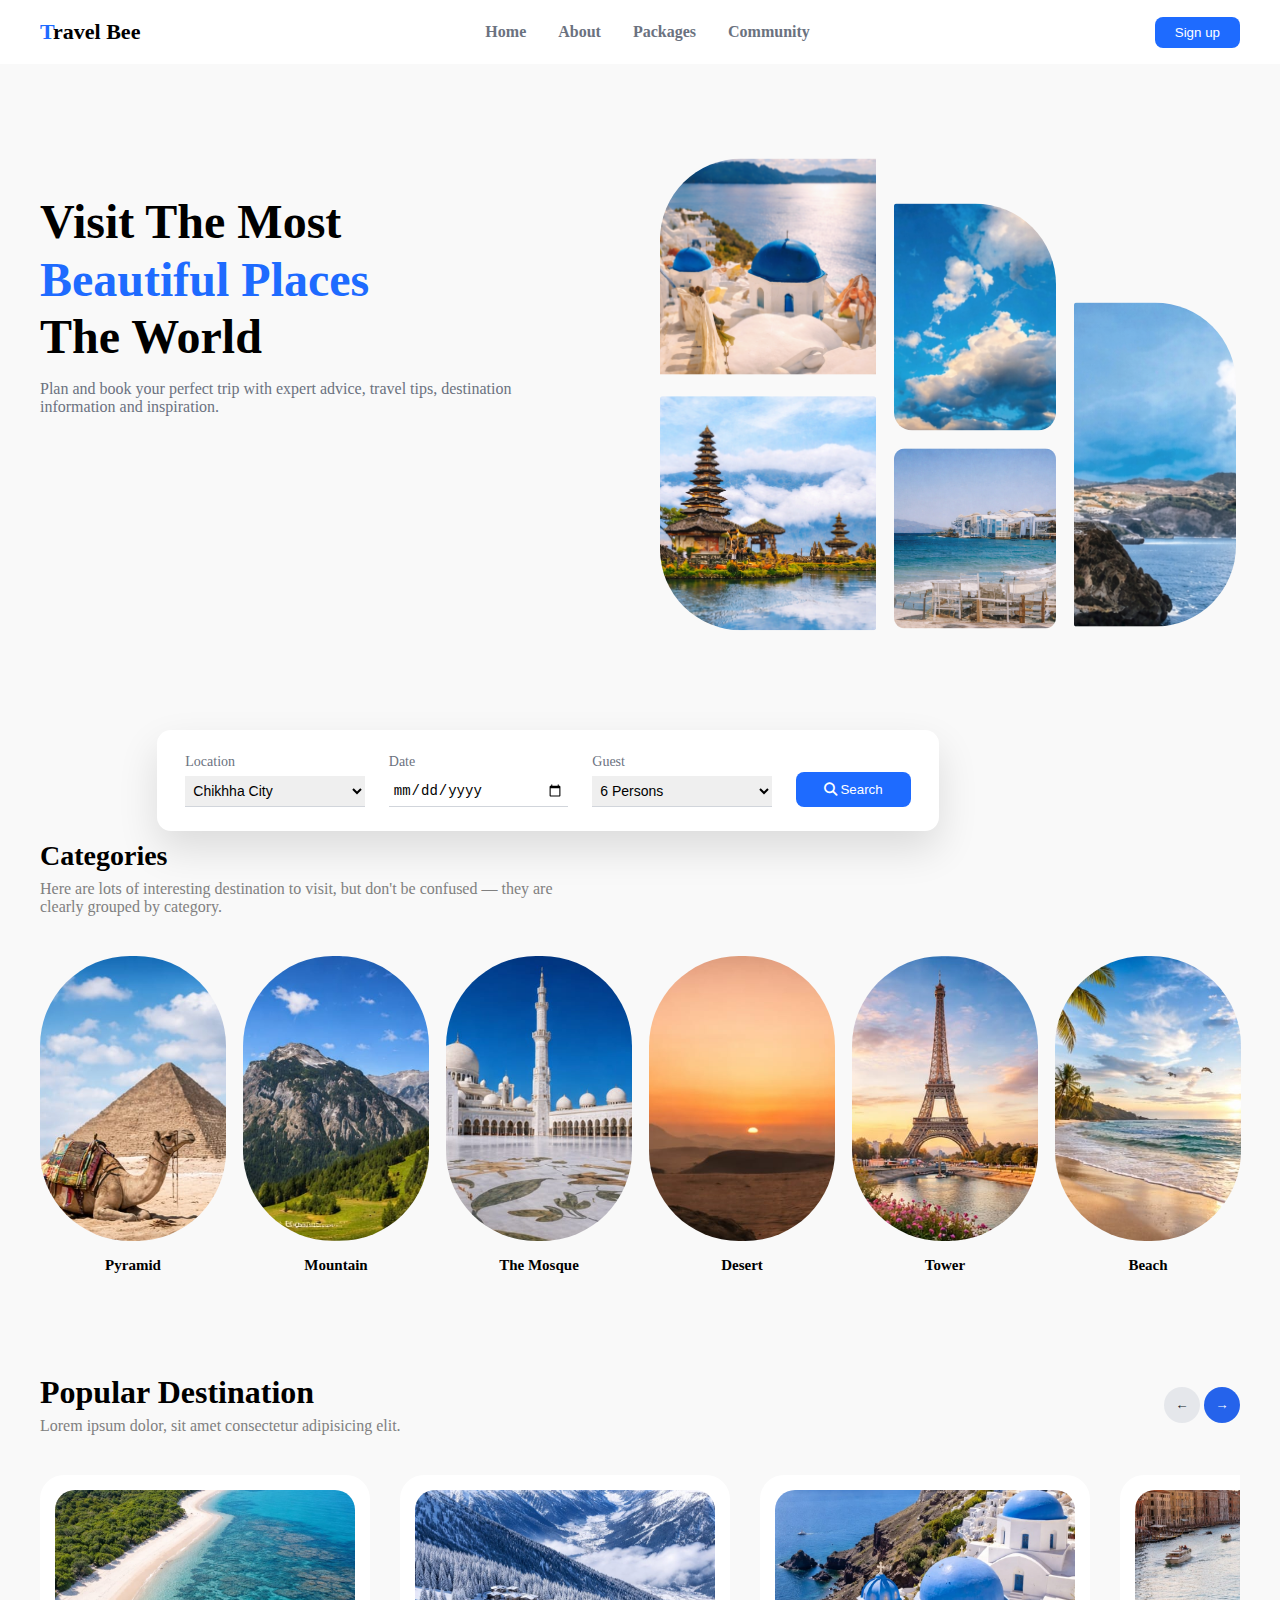
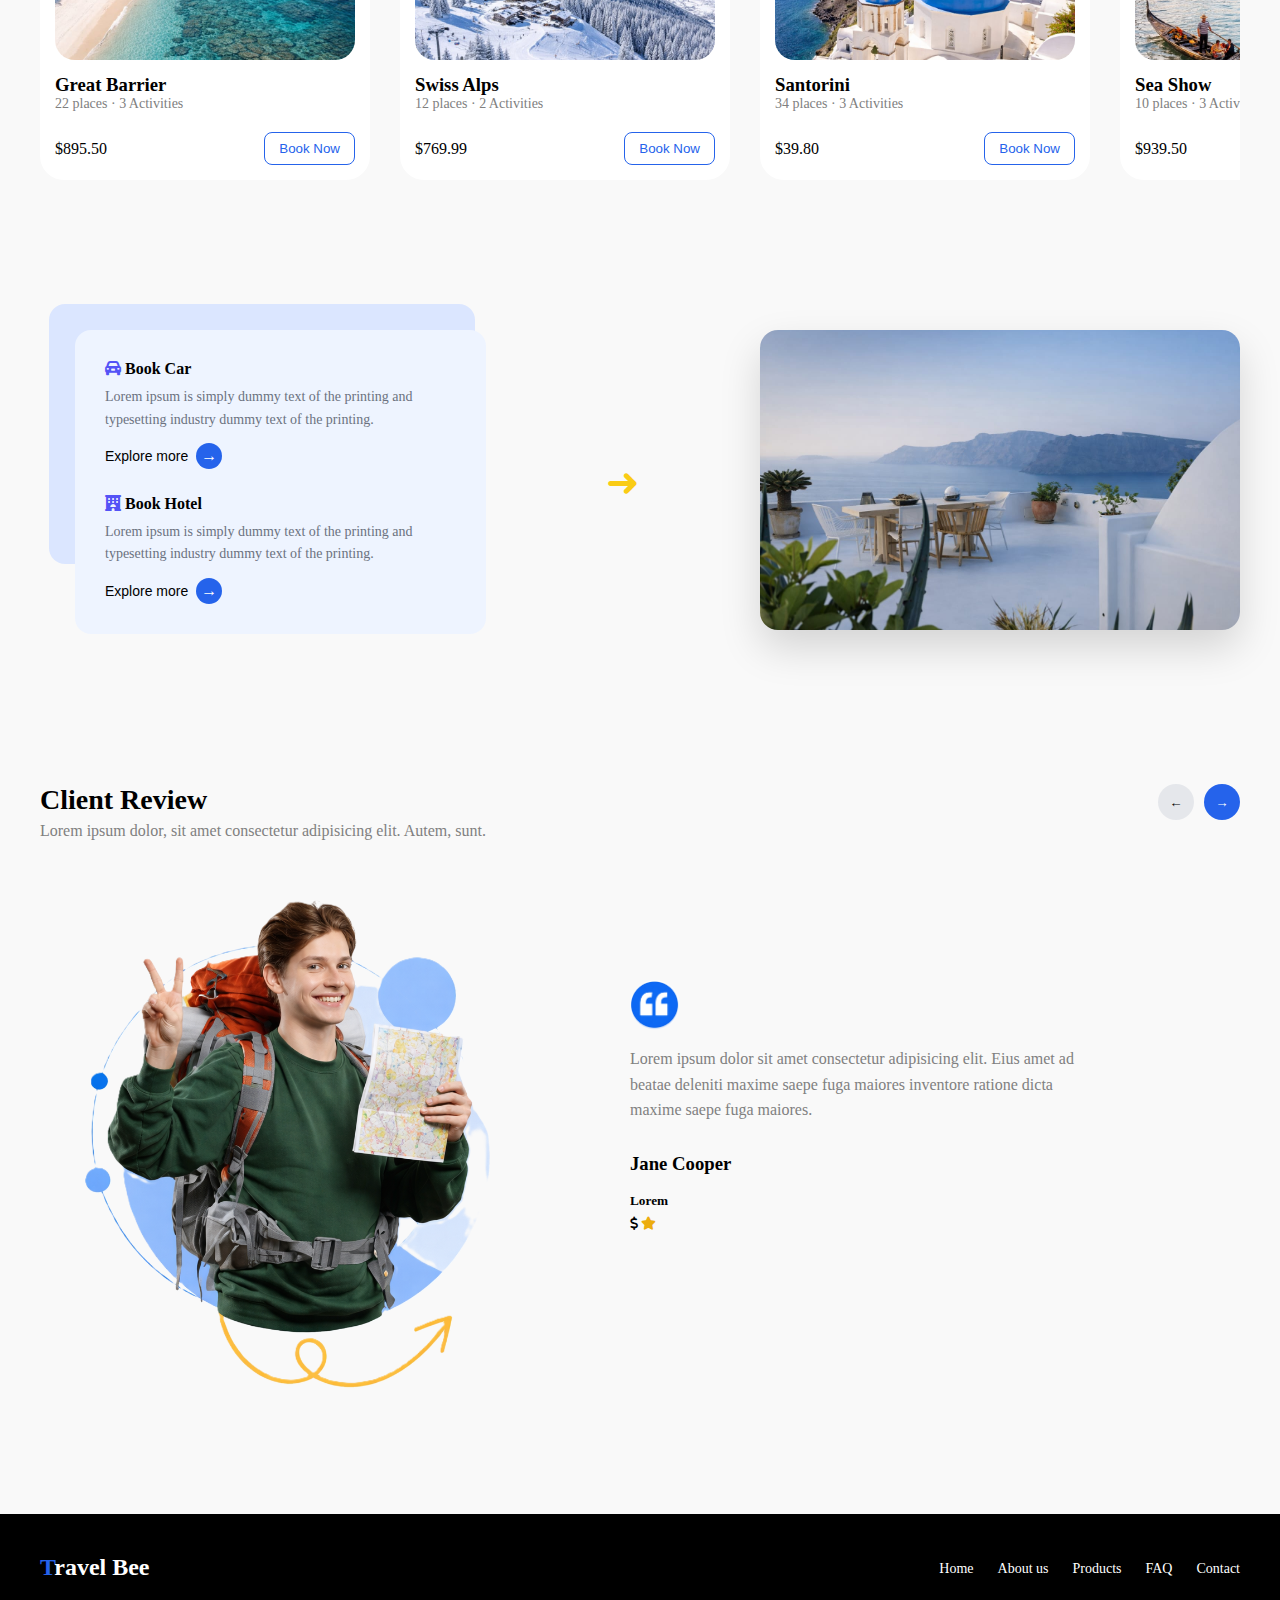
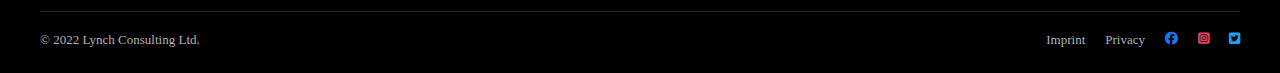
<file: index.html>
<!DOCTYPE html>
<html lang="en">
  <head>
    <meta charset="UTF-8" />
    <meta name="viewport" content="width=device-width, initial-scale=1.0" />
    <title>Travel Agency</title>
    <link rel="stylesheet" href="styles.css" />
    <link rel="stylesheet" href="https://cdnjs.cloudflare.com/ajax/libs/font-awesome/6.4.0/css/all.min.css">

  </head>
  <body>
    <!-- header----------------------------------------------------------------------------- -->
<header class="navbar">
  <div class="nav-container">

    <!-- Logo -->
    <div class="logo">
      <h1><span>T</span>ravel Bee</h1>
    </div>

    <!-- Links -->
    <nav class="nav">
      <ul id="navMenu">
        <li><a href="./index.html">Home</a></li>
        <li><a href="./about.html">About</a></li>
        <li><a href="./packages.html">Packages</a></li>
        <li><a href="./community.html">Community</a></li>
        <li class="mobile-signup">
          <a href="./singup.html" class="signup-link">Sign Up</a>
        </li>
      </ul>
    </nav>

    <!-- Desktop Sign Up -->
     <a href="./singup.html">
  <button class="signup-btn">Sign up</button>
     </a>
<!-- 
    <button class="signup-btn">Sign Up</button> -->

    <!-- Hamburger -->
    <button class="hamburger" id="hamburger">☰</button>

  </div>
</header>

     <!-- home page------------------------------------------------------------------------------------------------------ -->
<section class="hero">
  <div class="container hero-wrap">

    <!-- Left: Text -->
    <div class="hero-text">
      <h1>
        Visit The Most <br />
        <span>Beautiful Places</span> <br />The World
      </h1>
      <p>
        Plan and book your perfect trip with expert advice,
        travel tips, destination information and inspiration.
      </p>
    </div>

    <!-- Right: Images (UI collage) -->
    <div class="hero-images">
      <div class="col">
        <img class="img1" src="./images/img1.png" alt="">
        <img class="img2" src="./images/img2.png" alt="">
      </div>

      <div class="col">
        <img class="img4" src="./images/img4.png" alt="">
        <img class="img3" src="./images/img 3.png" alt="">
      </div>

      <div class="col">
        <img class="img5" src="./images/img5.png" alt="">
      </div>
    </div>

  </div>
</section>

    <!--  search box--------------------------------------------------------------- -->
<section class="search-section">
  <div class="search-box">
    <div class="field">
      <label>Location</label>
      <select>
        <option>Chikhha City</option>
        <option>Vandana City</option>
        <option>Vrundavan City</option>
      </select>
    </div>

    <div class="field">
      <label>Date</label>
      <input type="date" />
    </div>

    <div class="field">
      <label>Guest</label>
      <select>
        <option>6 Persons</option>
        <option>4 Persons</option>
        <option>2 Persons</option>
      </select>
    </div>

    <button class="search-btn"><i class="fa-solid fa-magnifying-glass"></i> Search</button>
  </div>
</section>

    <!--Categories----------------------------------------------------------------------->
<section class="categories">
  <div class="top">
    <h1>Categories</h1>
    <p>
      Here are lots of interesting destination to visit, but don't be
      confused — they are clearly grouped by category.
    </p>
  </div>

  <div class="bottom">
    <div class="field">
      <img src="./images/pyramid.jpeg" alt="Pyramid" />
      <h4>Pyramid</h4>
    </div>
    <div class="field">
      <img src="./images/mountain.jpeg" alt="Mountain" />
      <h4>Mountain</h4>
    </div>
    <div class="field">
      <img src="./images/masjid.jpeg" alt="Mosque" />
      <h4>The Mosque</h4>
    </div>
    <div class="field">
      <img src="./images/view.jpeg" alt="Desert" />
      <h4>Desert</h4>
    </div>
    <div class="field">
      <img src="./images/tower.jpeg" alt="Tower" />
      <h4>Tower</h4>
    </div>
    <div class="field">
      <img src="./images/beach.jpeg" alt="Beach" />
      <h4>Beach</h4>
    </div>
  </div>
</section>

<!-- Destination -->
<section class="destination">
  <div class="destination-header">
    <div>
      <h1>Popular Destination</h1>
      <p>Lorem ipsum dolor, sit amet consectetur adipisicing elit.</p>
    </div>

    <div class="slide-btn">
      <button class="left-btn">←</button>
      <button class="right-btn">→</button>
    </div>
  </div>

  <div class="card-wrapper">
    <div class="card">
      <img src="./images/great barrier.jpeg" />
      <h3>Great Barrier</h3>
      <p>22 places · 3 Activities</p>
      <div class="price">
        <span>$895.50</span>
        <button>Book Now</button>
      </div>
    </div>

    <div class="card">
      <img src="./images/swiss  alps.jpeg" />
      <h3>Swiss Alps</h3>
      <p>12 places · 2 Activities</p>
      <div class="price">
        <span>$769.99</span>
        <button>Book Now</button>
      </div>
    </div>

    <div class="card">
      <img src="./images/santarini.jpeg" />
      <h3>Santorini</h3>
      <p>34 places · 3 Activities</p>
      <div class="price">
        <span>$39.80</span>
        <button>Book Now</button>
      </div>
    </div>

    

    <div class="card">
      <img src="./images/boat.jpeg" />
      <h3>Sea Show</h3>
      <p>10 places · 3 Activities</p>
      <div class="price">
        <span>$939.50</span>
        <button>Book Now</button>
      </div>
    </div>
  </div>
</section>


<!-- BOOKING SECTION -->
<section class="booking-ui">
  <div class="booking-wrapper">

    <!-- LEFT CARD (DOUBLE LAYER EFFECT) -->
    <div class="booking-card-back"></div>

    <div class="booking-card">
      <div class="booking-row">
        <h4><i class="fa-solid fa-car-rear"></i> Book Car</h4>
        <p>
          Lorem ipsum is simply dummy text of the printing and
          typesetting industry dummy text of the printing.
        </p>
        <button class="explore-btn">
          Explore more <span>→</span>
        </button>
      </div>

      <div class="booking-row">
        <h4><i class="fa-solid fa-hotel"></i> Book Hotel</h4>
        <p>
          Lorem ipsum is simply dummy text of the printing and
          typesetting industry dummy text of the printing.
        </p>
        <button class="explore-btn">
          Explore more <span>→</span>
        </button>
      </div>
    </div>

    <!-- ARROW -->
    <div class="booking-arrow">
      ➜
    </div>

    <!-- RIGHT IMAGE -->
    <div class="booking-image">
      <img src="./images/chair.jpeg" alt="Resort view">
    </div>

  </div>
</section>

<!-- =====  REVIEW SECTION ===== -->
<section class="review-section">

  <div class="review-top">
    <div class="review-text">
      <h1>Client Review</h1>
      <p>
        Lorem ipsum dolor, sit amet consectetur adipisicing elit. Autem, sunt.
      </p>
    </div>

    <div class="review-buttons">
      <button class="rev-btn left-btn">←</button>
      <button class="rev-btn right-btn">→</button>
    </div>
  </div>

  <div class="review-main">
    <div class="review-left">
      <img src="./images/boy1.png" alt="client" />
    </div>

    <div class="review-right">
      <img src="./images/exp.png" alt="profile" />

      <p>
        Lorem ipsum dolor sit amet consectetur adipisicing elit. Eius amet
        ad beatae deleniti maxime saepe fuga maiores inventore ratione dicta
        maxime saepe fuga maiores.
      </p>
    
      <h3>Jane Cooper</h3>
      <br>
      <h5>Lorem</h5>
      <h5><i class="fa-solid fa-dollar-sign"></i> <i class="fa-solid fa-star star-icon"></i></h5>
    </div>
  </div>

</section>


<!-- ===== FOOTER (EXACT UI) ===== -->
<footer class="footer">

  <div class="footer-container">

    <!-- TOP PART -->
    <div class="footer-top">
      <div class="footer-logo">
        <h1><span>T</span>ravel Bee</h1>
      </div>

      <div class="footer-links">
        <ul>
          <li><a href="#">Home</a></li>
          <li><a href="#">About us</a></li>
          <li><a href="#">Products</a></li>
          <li><a href="#">FAQ</a></li>
          <li><a href="#">Contact</a></li>
        </ul>
      </div>
    </div>

    <hr class="footer-line">

    <!-- BOTTOM PART -->
    <div class="footer-bottom">
      <p class="copyright">© 2022 Lynch Consulting Ltd.</p>

      <ul class="legal-links">
        <li>Imprint</li>
        <li>Privacy</li>
        <i class="fa-brands fa-facebook facebook-icon"></i>
        <i class="fa-brands fa-square-instagram instagram-icon"></i>
       <i class="fa-brands fa-square-twitter twitter-icon"></i>
      </ul>
    </div>

  </div>
</footer>

   <script src="javascript.js"></script>
  </body>
</html>
</file>
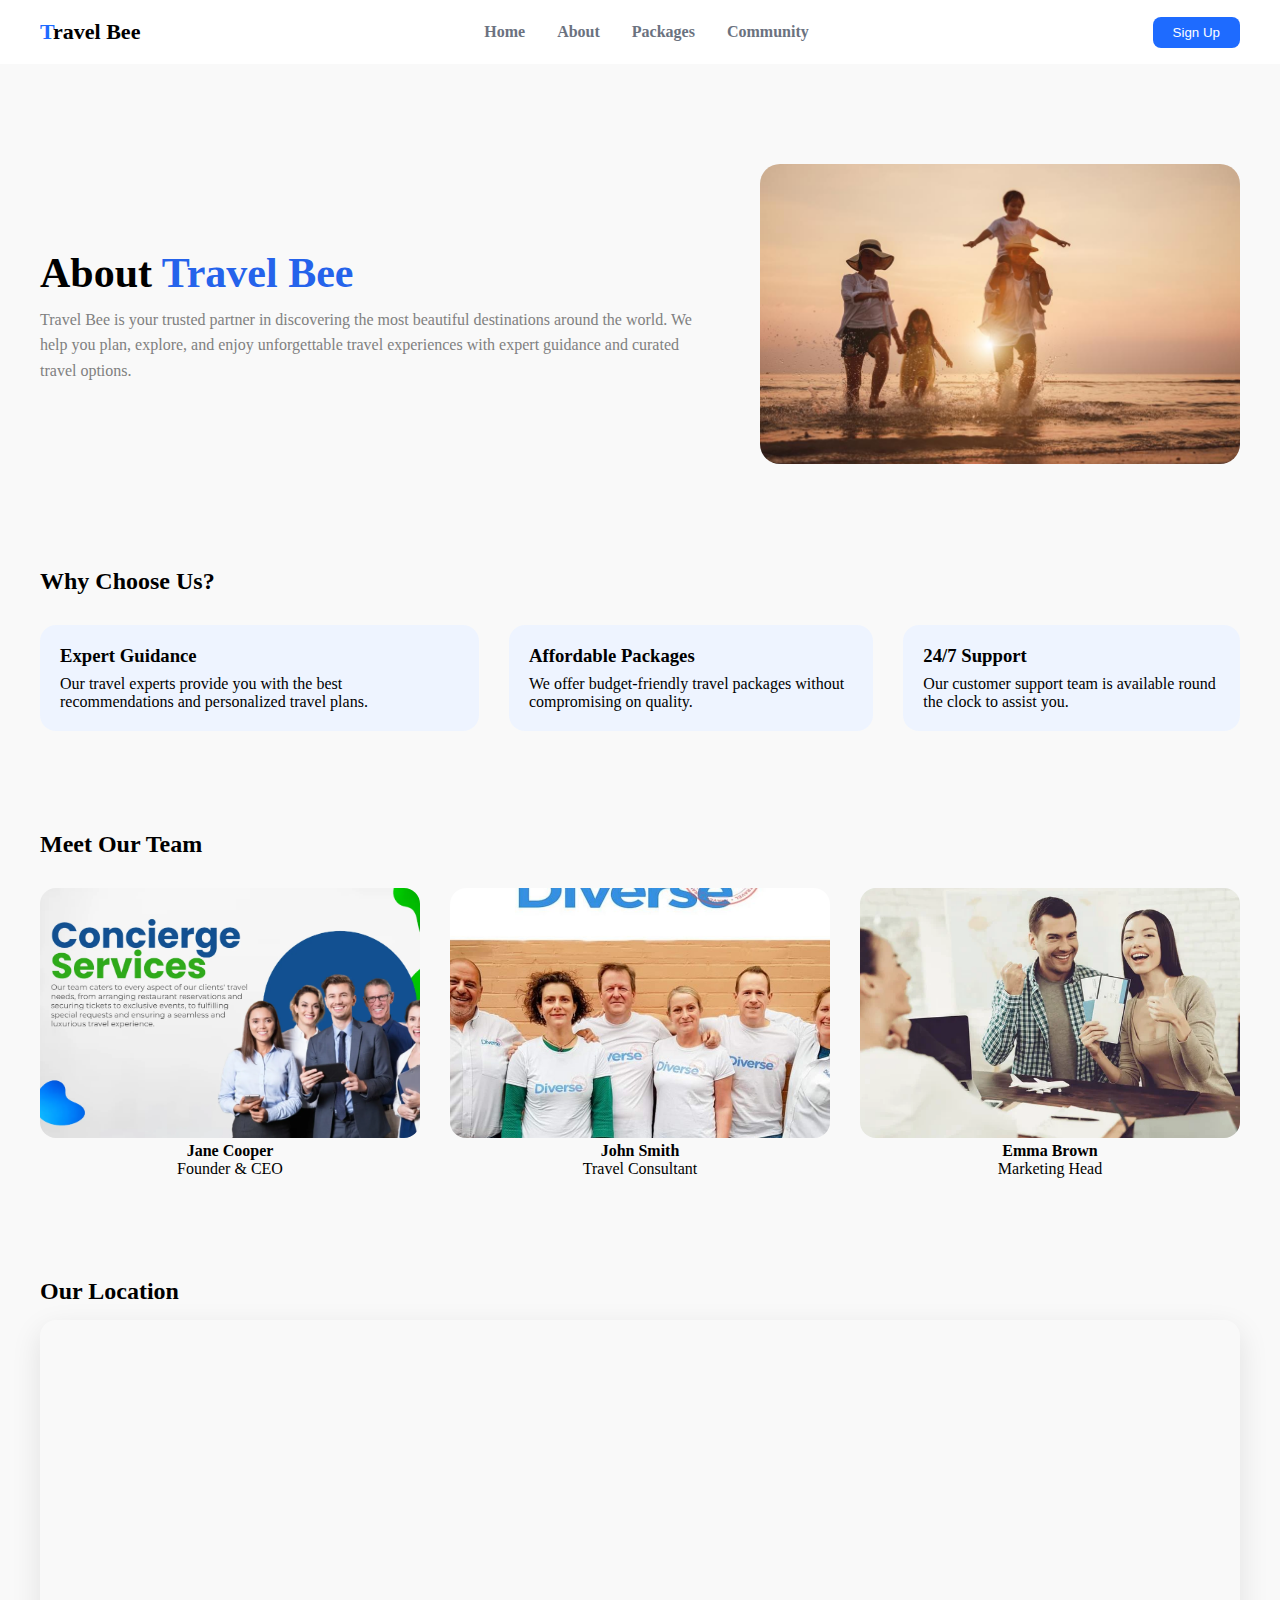
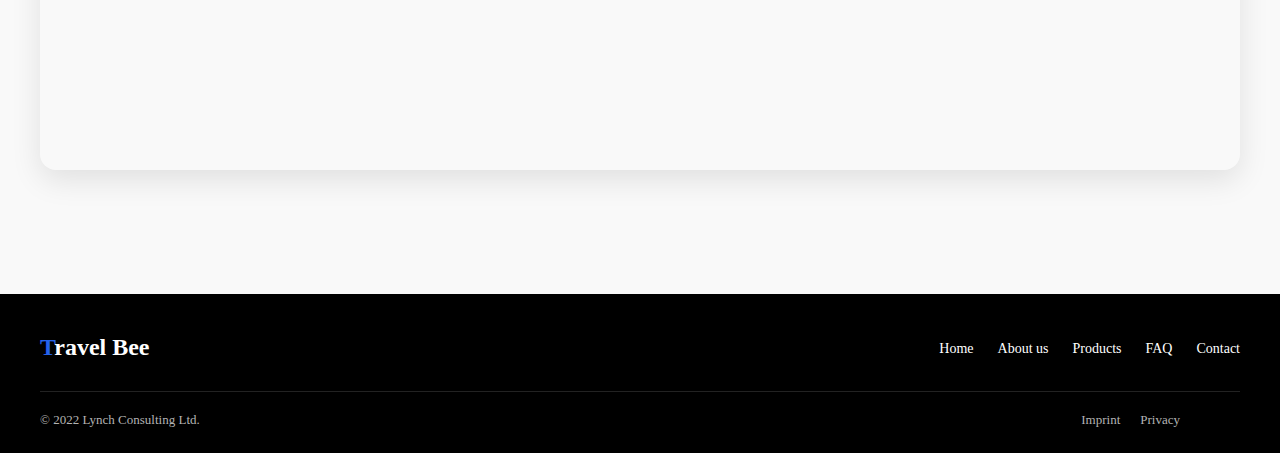
<file: about.html>
<!doctype html>
<html lang="en">
  <head>
    <meta charset="UTF-8" />
    <meta name="viewport" content="width=device-width, initial-scale=1.0" />
    <title>Travel Agency</title>
    <link rel="stylesheet" href="styles.css" />
  </head>
  <body>
    <!-- header----------------------------------------------------------------------------- -->
    <header class="navbar">
      <div class="nav-container">
        <!-- Logo -->
        <div class="logo">
          <h1><span>T</span>ravel Bee</h1>
        </div>

        <!-- Links -->
        <nav class="nav">
          <ul id="navMenu">
            <li><a href="./index.html">Home</a></li>
            <li><a href="./about.html">About</a></li>
            <li><a href="./packages.html">Packages</a></li>
            <li><a href="./community.html">Community</a></li>
            <li class="mobile-signup">
              <a href="#" class="signup-link">Sign Up</a>
            </li>
          </ul>
        </nav>

        <!-- Desktop Sign Up -->
        <button class="signup-btn">Sign Up</button>

        <!-- Hamburger -->
        <button class="hamburger" id="hamburger">☰</button>
      </div>
    </header>

    <!-- home page------------------------------------------------------------------------------------------------------ -->

    <!-- HERO SECTION -->
    <section class="about-hero">
      <div class="about-left">
        <h1>About <span>Travel Bee</span></h1>
        <p>
          Travel Bee is your trusted partner in discovering the most beautiful
          destinations around the world. We help you plan, explore, and enjoy
          unforgettable travel experiences with expert guidance and curated
          travel options.
        </p>
      </div>

      <div class="about-right">
        <img src="./images/travel.jpg" alt="Travel" />
      </div>
    </section>

    <!-- WHY CHOOSE US -->
    <section class="why-us">
      <h2>Why Choose Us?</h2>

      <div class="why-cards">
        <div class="why-card">
          <h3>Expert Guidance</h3>
          <p>
            Our travel experts provide you with the best recommendations and
            personalized travel plans.
          </p>
        </div>

        <div class="why-card">
          <h3>Affordable Packages</h3>
          <p>
            We offer budget-friendly travel packages without compromising on
            quality.
          </p>
        </div>

        <div class="why-card">
          <h3>24/7 Support</h3>
          <p>
            Our customer support team is available round the clock to assist
            you.
          </p>
        </div>
      </div>
    </section>

    <!-- TEAM SECTION -->
    <section class="team">
      <h2>Meet Our Team</h2>

      <div class="team-grid">
        <div class="team-card">
          <img src="./images/team-1.webp" alt="Team Member" />
          <h4>Jane Cooper</h4>
          <p>Founder & CEO</p>
        </div>

        <div class="team-card">
          <img src="./images/team-2.jpeg" alt="Team Member" />
          <h4>John Smith</h4>
          <p>Travel Consultant</p>
        </div>

        <div class="team-card">
          <img src="./images/team-3.jpg" alt="Team Member" />
          <h4>Emma Brown</h4>
          <p>Marketing Head</p>
        </div>
      </div>
    </section>
     
  <section class="about-map">
  <h2>Our Location</h2>
    <iframe
      src="https://www.google.com/maps/embed?pb=!1m18!1m12!1m3!1d3721.7669882707287!2d72.83762637924312!3d21.121853930402594!2m3!1f0!2f0!3f0!3m2!1i1024!2i768!4f13.1!3m3!1m2!1s0x8a1614bfd38c6fbd%3A0xb671534052a07bea!2sBimfrox!5e0!3m2!1sen!2sin!4v1768632117776!5m2!1sen!2sin"
      width="600"
      height="450"
      style="border: 0"
      allowfullscreen=""
      loading="lazy"
      referrerpolicy="no-referrer-when-downgrade"
    ></iframe>
    </section>

    <!-- ===== FOOTER ===== -->
    <footer class="footer">
      <div class="footer-container">
        <!-- TOP PART -->
        <div class="footer-top">
          <div class="footer-logo">
            <h1><span>T</span>ravel Bee</h1>
          </div>

          <div class="footer-links">
            <ul>
              <li><a href="#">Home</a></li>
              <li><a href="#">About us</a></li>
              <li><a href="#">Products</a></li>
              <li><a href="#">FAQ</a></li>
              <li><a href="#">Contact</a></li>
            </ul>
          </div>
        </div>

        <hr class="footer-line" />

        <!-- BOTTOM PART -->
        <div class="footer-bottom">
          <p class="copyright">© 2022 Lynch Consulting Ltd.</p>

          <ul class="legal-links">
            <li>Imprint</li>
            <li>Privacy</li>
            <i class="fa-brands fa-facebook facebook-icon"></i>
            <i class="fa-brands fa-square-instagram instagram-icon"></i>
            <i class="fa-brands fa-square-twitter twitter-icon"></i>
          </ul>
        </div>
      </div>
    </footer>
    <script src="javascript.js"></script>
  </body>
</html>
</file>
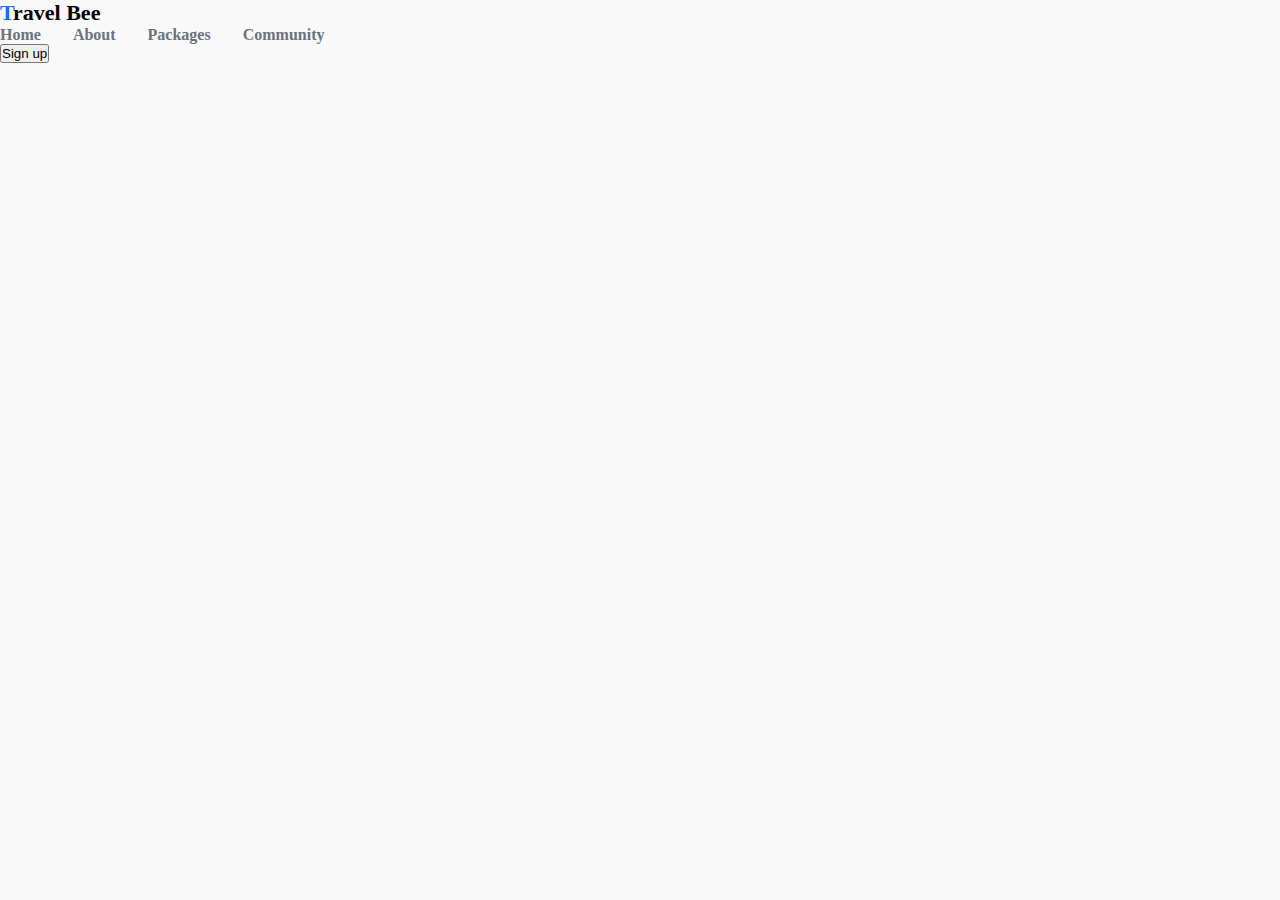
<file: community.html>
<!DOCTYPE html>
<html lang="en">
  <head>
    <meta charset="UTF-8" />
    <meta name="viewport" content="width=device-width, initial-scale=1.0" />
    <title>community</title>
    <link rel="stylesheet" href="styles.css" />
  </head>
  <body>
    <section class="header">
      <div class="logo">
        <h1><span>T</span>ravel Bee</h1>
      </div>
      <div class="nav">
        <ul>
          <li><a href="/index.html">Home</a></li>
          <li><a href="/about.html">About</a></li>
          <li><a href="/packages.html">Packages</a></li>
          <li><a href="/community.html">Community</a></li>
        </ul>
      </div>
      <div class="button">
        <button class="s-btn">Sign up</button>
      </div>
    </section>
  </body>
</html>
</file>
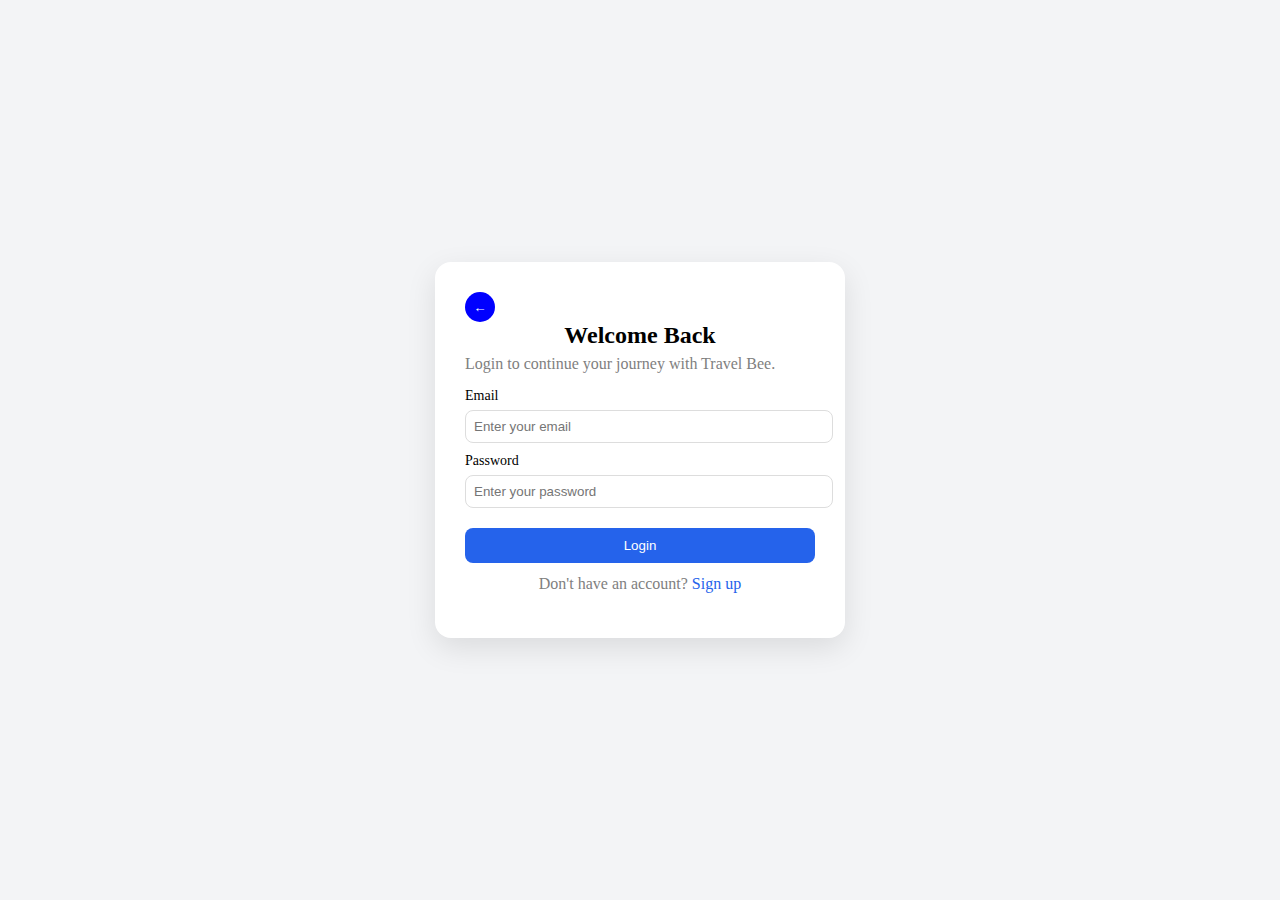
<file: login.html>
<!DOCTYPE html>
<html lang="en">
<head>
    <meta charset="UTF-8">
    <meta name="viewport" content="width=device-width, initial-scale=1.0">
    <title>login page</title>
    <link rel="stylesheet" href="styles.css">
</head>
<body>
    <section class="login-container">

  <div class="login-box">
    <a href="./index.html">
        <button class="back-btn">←</button>
    </a>
    <h1>Welcome Back</h1>
    <p>Login to continue your journey with Travel Bee.</p>

    <form class="login-form">

      <label>Email</label>
      <input type="email" placeholder="Enter your email" required>

      <label>Password</label>
      <input type="password" placeholder="Enter your password" required>

      <button type="submit" class="primary-btn">Login</button>

    </form>

    <p class="login-text">
      Don't have an account? <a href="./singup.html">Sign up</a>
    </p>
  </div>

</section>
</body>
</html>
</file>
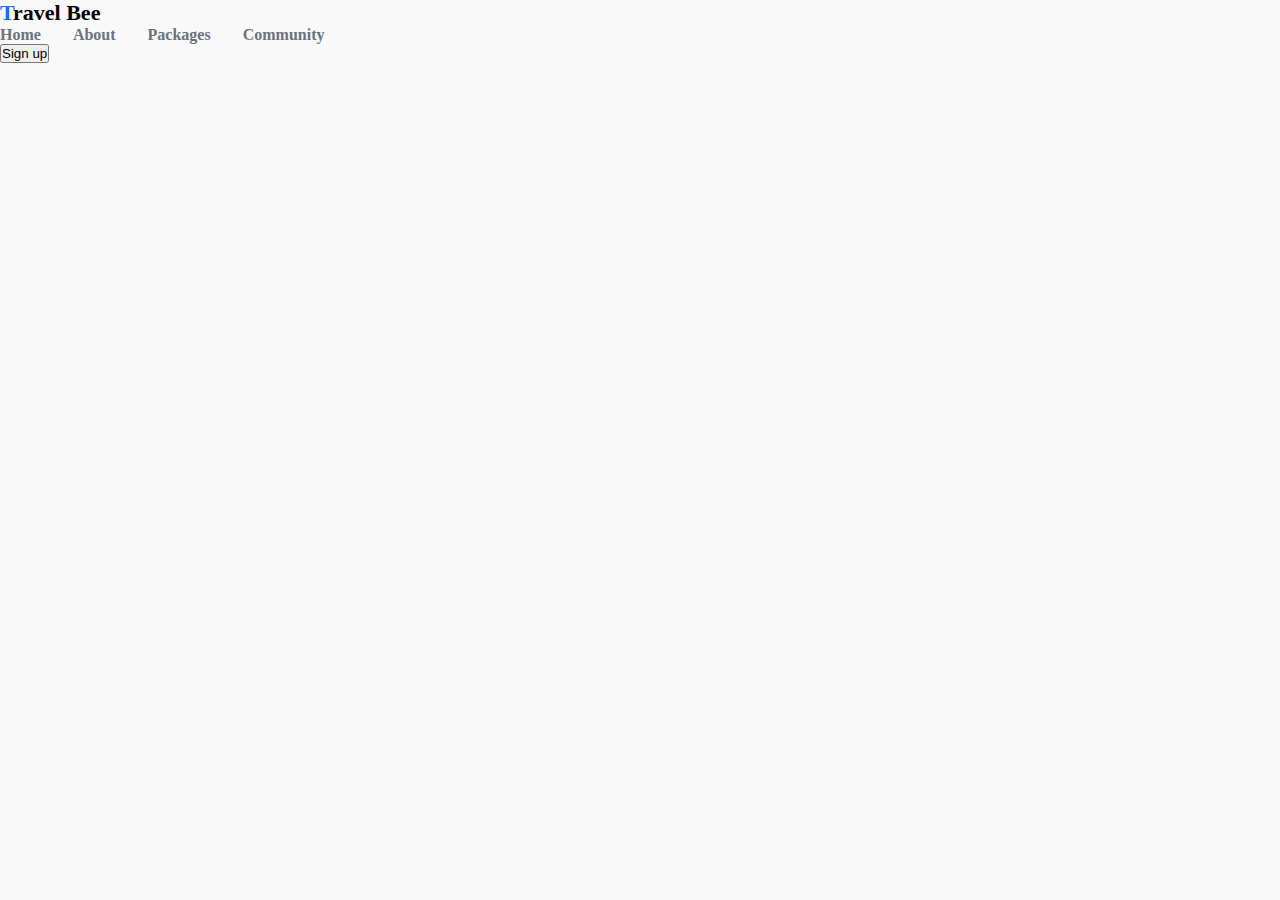
<file: packages.html>
<!DOCTYPE html>
<html lang="en">
  <head>
    <meta charset="UTF-8" />
    <meta name="viewport" content="width=device-width, initial-scale=1.0" />
    <title>packages</title>
    <link rel="stylesheet" href="styles.css" />
  </head>
  <body>
    <section class="header">
      <div class="logo">
        <h1><span>T</span>ravel Bee</h1>
      </div>
      <div class="nav">
        <ul>
          <li><a href="/index.html">Home</a></li>
          <li><a href="/about.html">About</a></li>
          <li><a href="/packages.html">Packages</a></li>
          <li><a href="/community.html">Community</a></li>
        </ul>
      </div>
      <div class="button">
        <button class="s-btn">Sign up</button>
      </div>
    </section>
  </body>
</html>
</file>
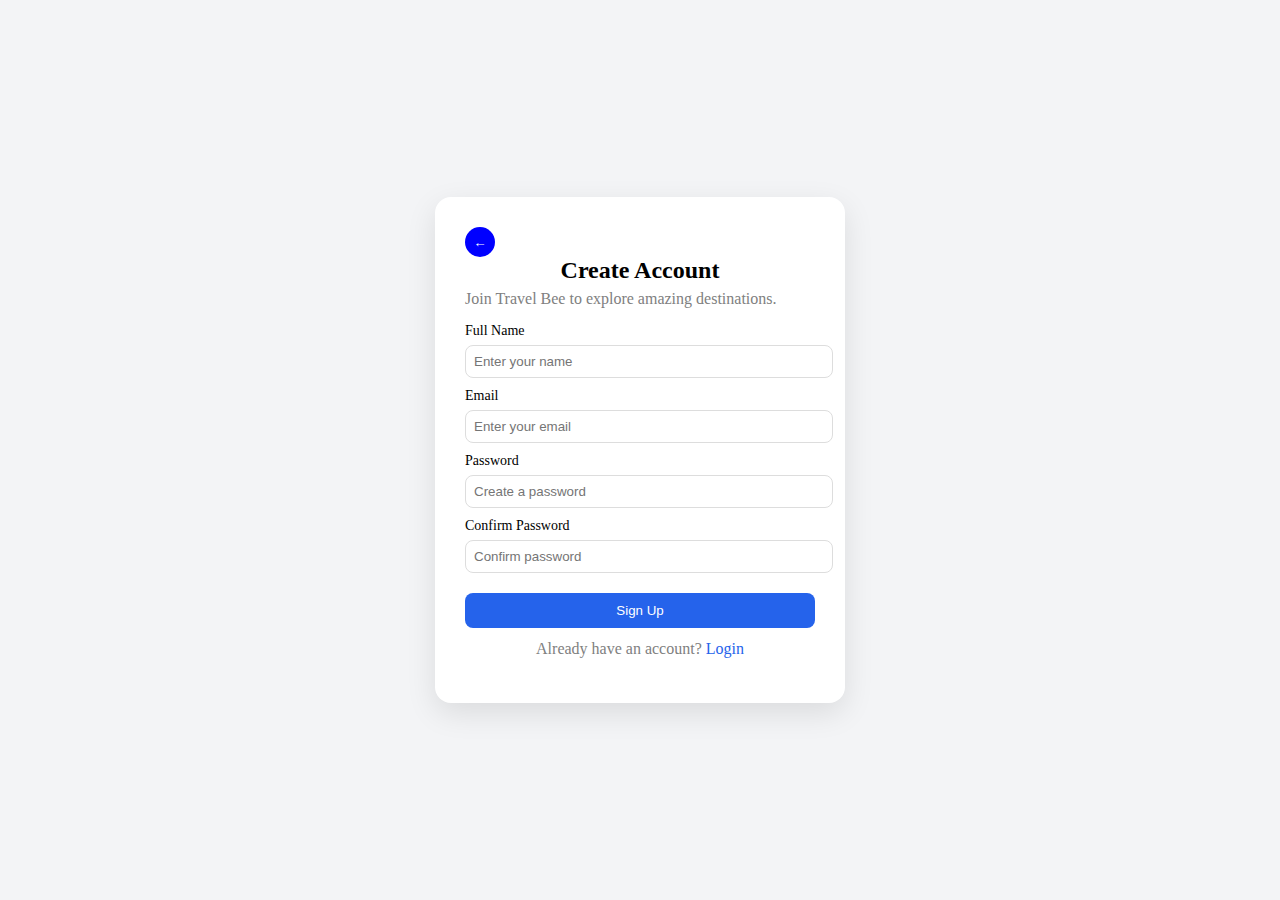
<file: singup.html>
<!DOCTYPE html>
<html lang="en">
<head>
    <meta charset="UTF-8">
    <meta name="viewport" content="width=device-width, initial-scale=1.0">
    <title>sign up</title>
    <link rel="stylesheet" href="styles.css">
</head>
<body>
    <section class="signup-container">

  <div class="signup-box">
     <a href="./index.html">
        <button class="back-btn">←</button>
    </a>
    <h1>Create Account</h1>
    <p>Join Travel Bee to explore amazing destinations.</p>

    <form class="signup-form">

      <label>Full Name</label>
      <input type="text" placeholder="Enter your name" required>

      <label>Email</label>
      <input type="email" placeholder="Enter your email" required>

      <label>Password</label>
      <input type="password" placeholder="Create a password" required>

      <label>Confirm Password</label>
      <input type="password" placeholder="Confirm password" required>

      <button type="submit" class="primary-btn">Sign Up</button>

    </form>

    <p class="login-text">
      Already have an account? <a href="./login.html">Login</a>
    </p>
  </div>

</section>

</body>
</html>
</file>
<file: styles.css>
* {
  padding: 0px;
  margin: 0;
}
body {
  background-color: #8080800d;
}
/* ===== NAVBAR BASE ===== */
.navbar {
  background: #ffffff;
  position: sticky;
  top: 0;
  z-index: 1000;
}

.nav-container {
  max-width: 1200px;
  margin: auto;
  padding: 0 16px;
  height: 64px;

  display: flex;
  align-items: center;
  justify-content: space-between;
}

/* Logo */
.logo h1 {
  font-size: 22px;
  font-weight: 700;
}

.logo span {
  color: #1e6bff;
}

/* Nav links (desktop) */
.nav ul {
  display: flex;
  gap: 32px;
  list-style: none;
}

.nav a {
  text-decoration: none;
  color: #6b7280;
  font-weight: 600;
}

.nav a:hover {
  color: #000;
}

/* Sign up desktop */
.signup-btn {
  background: #1e6bff;
  color: #fff;
  border: none;
  padding: 8px 20px;
  border-radius: 8px;
  cursor: pointer;
}

/* Hamburger */
.hamburger {
  display: none;
  font-size: 24px;
  background: none;
  border: none;
  cursor: pointer;
}

/* Mobile signup inside menu */
.mobile-signup {
  display: none;
}

.signup-link {
  background: #1e6bff;
  color: white !important;
  padding: 10px;
  text-align: center;
  border-radius: 8px;
}

/* ===== MOBILE ===== */
@media (max-width: 768px) {
  /* Hide desktop items */
  .signup-btn {
    display: none;
  }

  .hamburger {
    display: block;
  }

  /* Mobile menu */
  .nav ul {
    position: absolute;
    top: 64px;
    right: 16px;
    background: #ffffff;
    flex-direction: column;
    gap: 16px;
    padding: 20px;
    border-radius: 12px;
    box-shadow: 0 10px 30px rgba(0, 0, 0, 0.15);
    display: none;
    min-width: 200px;
  }

  .nav ul.active {
    display: flex;
  }

  .mobile-signup {
    display: block;
  }
}
/* back button in signup and login */
.back-btn{
  border-radius: 50%;
  background-color: blue;
  color: white;
  height: 30px;
  width:30px;
  border: none;
}

/* ===== SIGNUP PAGE ===== */
.signup-container {
  width: 100%;
  height: 100vh;
  display: flex;
  justify-content: center;
  align-items: center;
  background-color: #f3f4f6;
}

.signup-box {
  background: white;
  padding: 30px;
  border-radius: 16px;
  width: 350px;
  box-shadow: 0 10px 30px rgba(0,0,0,0.1);
  text-align: left;
}

.signup-box h1 {
  font-size: 24px;
  margin-bottom: 6px;
  text-align: center;
  
}

.signup-box p {
  color: gray;
  margin-bottom: 15px;
}

.signup-form label {
  display: block;
  margin-top: 10px;
  font-size: 14px;
}

.signup-form input {
  width: 100%;
  padding: 8px;
  margin-top: 6px;
  border: 1px solid #ddd;
  border-radius: 8px;
}

.primary-btn {
  width: 100%;
  margin-top: 15px;
  background: #2563eb;
  color: white;
  border: none;
  padding: 10px;
  border-radius: 8px;
  cursor: pointer;
}

.primary-btn:hover {
  background: #1d4ed8;
}

.login-text {
  text-align: center;
  margin-top: 12px;
}

.login-text a {
  color: #2563eb;
  text-decoration: none;
}

/* MOBILE */
@media (max-width: 768px) {
  .signup-box {
    width: 74%;
  }
}

/* ===== LOGIN PAGE ===== */
.login-container {
  width: 100%;
  height: 100vh;
  display: flex;
  justify-content: center;
  align-items: center;
  background-color: #f3f4f6;
}

.login-box {
  background: white;
  padding: 30px;
  border-radius: 16px;
  width: 350px;
  box-shadow: 0 10px 30px rgba(0,0,0,0.1);
  text-align: left;
}

.login-box h1 {
  font-size: 24px;
  margin-bottom: 6px;
  text-align: center;
}

.login-box p {
  color: gray;
  margin-bottom: 15px;
}

.login-form label {
  display: block;
  margin-top: 10px;
  font-size: 14px;
}

.login-form input {
  width: 100%;
  padding: 8px;
  margin-top: 6px;
  border: 1px solid #ddd;
  border-radius: 8px;
}

.primary-btn {
  width: 100%;
  margin-top: 15px;
  background: #2563eb;
  color: white;
  border: none;
  padding: 10px;
  border-radius: 8px;
  cursor: pointer;
}

.primary-btn:hover {
  background: #1d4ed8;
}

.login-text {
  text-align: center;
  margin-top: 12px;
}

.login-text a {
  color: #2563eb;
  text-decoration: none;
}

/* MOBILE */
@media (max-width: 768px) {
  .login-box {
    width: 74%;
  }
}



/* ================= HERO SECTION  ================= */

.hero {
  padding: 40px 0 80px;
  position: relative;
}

.hero-wrap {
  max-width: 1200px;
  margin: auto;
  display: flex;
  gap: 40px;
  align-items: center;
}

/* ---------- TEXT ---------- */
.hero-text {
  max-width: 480px;
  margin-top: -145px;
}

.hero-text h1 {
  font-size: 48px;
  line-height: 1.2;
  margin-bottom: 14px;
}

.hero-text span {
  color: #1e6bff;
}

.hero-text p {
  color: #6b7280;
  font-size: 16px;
}

/* ---------- IMAGE COLLAGE (DESKTOP) ---------- */
.hero-images {
  display: flex;
  gap: 20px;
  transform: scale(0.9) translateX(40px);
  transform-origin: bottom right;
}

.col {
  display: flex;
  flex-direction: column;
}

.hero-images img {
  display: block;
  object-fit: cover;
}

/* Column 1 */
.img1 {
  width: 240px;
  height: 240px;
  border-radius: 90px 0 0 0;
  margin-bottom: 24px;
}

.img2 {
  width: 240px;
  height: 260px;
  border-radius: 3px 3px 3px 90px;
}

/* Column 2 */
.img3 {
  width: 180px;
  height: 200px;
  border-radius: 12px;
  margin-top: 20px;
  margin-bottom: 24px;
}

.img4 {
  width: 180px;
  height: 252px;
  border-radius: 3px 90px 20px 20px;
  margin-top: 50px;
}

/* Column 3 */
.img5 {
  width: 180px;
  height: 360px;
  border-radius: 3px 90px 90px 3px;
  margin-top: 160px;
}

/* ---------- MOBILE COLLAGE (OPTION B) ---------- */
@media (max-width: 768px) {
  .hero-wrap {
    flex-direction: column;
    align-items: center;
    text-align: center;
  }

  .hero-text {
    max-width: 100%;
    margin-top: 10px;
  }

  .hero-text h1 {
    font-size: 32px;
  }

  .hero-images {
    gap: 10px;
    justify-content: center;
    margin-top: 20px;
    transform: scale(0.85); /* 85% size */
    transform-origin: top center;
  }

  .col {
    gap: 10px;
  }

  /* Scaled-down collage */
  .img1 {
    width: 140px;
    height: 140px;
    border-radius: 40px 0 0 0;
    margin-bottom: 10px;
  }

  .img2 {
    width: 140px;
    height: 160px;
    border-radius: 6px 6px 6px 40px;
  }

  .img3 {
    width: 110px;
    height: 130px;
    border-radius: 10px;
    margin-top: 8px;
    margin-bottom: 10px;
  }

  .img4 {
    margin-top: 20px;
    width: 110px;
    height: 154px;
    border-radius: 6px 40px 10px 10px;
  }

  .img5 {
    width: 110px;
    height: 200px;
    border-radius: 6px 40px 40px 6px;
    margin-top: 90px;
  }
}

/* ================= SEARCH SECTION ================= */

.search-section {
  position: absolute;
  left: 145px;
  top: 100%;
  margin-top: -170px;
  transform: translateX(0);
  z-index: 20;
}

.search-box {
  width: 750px;
  max-width: 90%;
  margin: auto;
  background: #ffffff;
  padding: 24px 28px;
  border-radius: 14px;

  display: flex;
  gap: 24px;
  align-items: flex-end;

  box-shadow: 0 18px 40px rgba(0, 0, 0, 0.12);
}

.search-box .field {
  display: flex;
  flex-direction: column;
  gap: 6px;
  flex: 1;
}

.search-box label {
  font-size: 14px;
  color: #6b7280;
}

.search-box select,
.search-box input {
  border: none;
  border-bottom: 1px solid #d1d5db;
  padding: 6px 4px;
  font-size: 14px;
  outline: none;
}

.search-btn {
  background: #1e6bff;
  color: #fff;
  border: none;
  padding: 10px 28px;
  border-radius: 8px;
  cursor: pointer;
}

/* ================= MOBILE ================= */
@media (max-width: 768px) {
  .search-section {
    width: 295px;
    margin-left: 19px;

    position: static;
    transform: none;
    margin-top: -40px;
  }

  .search-box {
    flex-direction: column;
    align-items: center;
    text-align: center;
    gap: 16px;
  }
  .search-box .field {
    width: 100%;
    align-items: center;
  }

  .search-box select,
  .search-box input {
    text-align: center;
  }
  .search-btn {
    width: 100%;
  }
}

/* ===== CATEGORIES SECTION ===== */
.categories {
  max-width: 1200px;
  margin: 110px auto 0;
  padding: 0 20px;
}

/* Heading */
.categories .top {
  text-align: left;
  margin-bottom: 40px;
}

.categories .top h1 {
  font-size: 28px;
}

.categories .top p {
  margin-top: 8px;
  color: gray;
  max-width: 520px;
}

/* Category list */
.categories .bottom {
  display: flex;
  gap: 17px;
  align-items: flex-start;
}

/* Single item */
.categories .field {
  text-align: center;
  flex-shrink: 0;
}

.categories .field img {
  width: 186px;
  height: 285px;
  object-fit: cover;
  border-radius: 90px;
}

.categories .field h4 {
  margin-top: 12px;
  font-size: 15px;
}

/* ===== MOBILE FIX ===== */
@media (max-width: 768px) {
  .categories {
    margin-top: 70px;
  }

  .categories .bottom {
    overflow-x: auto;
    padding-bottom: 10px;
  }

  .categories .bottom::-webkit-scrollbar {
    display: none;
  }

  .categories .field img {
    width: 160px;
    height: 240px;
  }
}

/* ===== DESTINATION ===== */
.destination {
  max-width: 1200px;
  margin: 100px auto 0;
  padding: 0 20px;
}

/* Header */
.destination-header {
  display: flex;
  justify-content: space-between;
  align-items: center;
}

.destination-header p {
  color: gray;
  margin-top: 6px;
}

/* Arrows */
.slide-btn button {
  width: 36px;
  height: 36px;
  border-radius: 50%;
  border: none;
  cursor: pointer;
  background: #e5e7eb;
  color: #111827;
  transition: 0.2s;
}
/* Active arrow */
.slide-btn button.active {
  background: #2563eb;
  color: #ffffff;
}

.right-btn {
  background: #2563eb;
  color: white;
}

/* Cards */
.card-wrapper {
  display: flex;
  gap: 30px;
  margin-top: 40px;
  overflow-x: auto;
  scroll-behavior: smooth;
}

.card-wrapper::-webkit-scrollbar {
  display: none;
}

.card {
  min-width: 300px;
  background: #fff;
  border-radius: 24px;
  padding: 15px;
}

.card img {
  width: 100%;
  height: 170px;
  border-radius: 20px;
  object-fit: cover;
}

.card h3 {
  margin-top: 10px;
}

.card p {
  color: gray;
  font-size: 14px;
}

/* Price */
.price {
  display: flex;
  justify-content: space-between;
  align-items: center;
  margin-top: 20px;
}

.price button {
  padding: 8px 14px;
  border-radius: 8px;
  border: 1px solid #2563eb;
  background: transparent;
  color: #2563eb;
}

.price button:hover {
  background: #2563eb;
  color: white;
}

/* ===== MOBILE ===== */
@media (max-width: 768px) {
  .destination-header {
    flex-direction: column;
    align-items: flex-start;
    gap: 12px;
  }

  .card-wrapper {
    scroll-snap-type: x mandatory;
    margin-left: -2px;
  }

  .card {
    scroll-snap-align: start;
    min-width: 93%;
  }
}

/* ===== BOOKING UI ===== */
.booking-ui {
  max-width: 1200px;
  margin: 150px auto;
  padding: 0 20px;
}

.booking-wrapper {
  position: relative;
  display: flex;
  align-items: center;
  gap: 120px;
  margin-left: 35px;
}

/* BACK LAYER */
.booking-card-back {
  position: absolute;
  width: 426px;
  height: 260px;
  background: #dbe6ff;
  border-radius: 16px;
  top: -26px;
  left: -26px;
  z-index: 1;
}

/* FRONT CARD */
.booking-card {
  position: relative;
  width: 420px;
  background: #eef4ff;
  padding: 30px;
  border-radius: 16px;
  z-index: 2;
}

.booking-row + .booking-row {
  margin-top: 26px;
}

.booking-row h4 {
  font-size: 16px;
  font-weight: 600;
}

.booking-row p {
  font-size: 14px;
  color: #6b7280;
  line-height: 1.6;
  margin: 8px 0 12px;
}

/* Explore button */
.explore-btn {
  background: none;
  border: none;
  color: black;
  font-size: 14px;
  display: inline-flex;
  align-items: center;
  gap: 8px;
  cursor: pointer;
  padding: 0;
}

.explore-btn span {
  width: 26px;
  height: 26px;
  background: #2563eb;
  color: white;
  border-radius: 50%;
  display: inline-flex;
  align-items: center;
  justify-content: center;
  font-size: 16px;
}
.fa-hotel,.fa-car-rear{
 color: rgb(83, 83, 246)
}

/* ARROW */
.booking-arrow {
  font-size: 40px;
  color: #facc15;
}

/* IMAGE */
.booking-image img {
  width: 480px;
  height: 300px;
  object-fit: cover;
  border-radius: 18px;
  box-shadow: 0 18px 40px rgba(0, 0, 0, 0.15);
}

/* ===== MOBILE FIX ===== */
@media (max-width: 768px) {
  .booking-wrapper {
    flex-direction: column;
    align-items: flex-start;
  }

  .booking-card-back {
    width: 112%;
    height: 300px;
    margin-left: -12px;
  }

  .booking-card {
    margin-left: -13px;
    width: 83%;
  }

  .booking-arrow {
    display: none;
  }

  /* IMAGE ALIGNMENT */
  .booking-image {
    width: 100%;
    display: flex;
    justify-content: flex-start;
    margin-left: -38px;
  }

  .booking-image img {
    width: 326px;
    height: 373px;
    border-radius: 16px;
    margin-top: -10px;
  }
}

/* ===== REVIEW SECTION (EXACT UI MATCH) ===== */
.review-section {
  max-width: 1200px;
  margin: 110px auto 0;
  padding: 0 20px;
}

/* TOP ROW (Title + Buttons) */
.review-top {
  display: flex;
  justify-content: space-between;
  align-items: flex-start;
}

.review-text h1 {
  font-size: 28px;
}

.review-text p {
  color: gray;
  margin-top: 6px;
}

/* Buttons */
.review-buttons {
  display: flex;
  gap: 10px;
}

.rev-btn {
  width: 36px;
  height: 36px;
  border-radius: 50%;
  border: none;
  background: #e5e7eb;
  cursor: pointer;
}

.right-btn {
  background: #2563eb;
  color: white;
}

/* MAIN BODY */
.review-main {
  display: flex;
  align-items: flex-start;
  gap: 90px;
  margin-top: 50px;
}

/* LEFT IMAGE (EXACT SIZE LIKE UI) */
.review-left img {
  width: 500px;
  height: 500px;
  object-fit: contain;
}

/* RIGHT CONTENT */
.review-right {
  max-width: 460px;
  margin-top: 90px;
}

.review-right img {
  width: 50px;
  height: 50px;
  border-radius: 50%;
}

.review-right p {
  color: gray;
  line-height: 1.6;
  margin: 12px 0;
}

.review-right h3 {
  margin-top: 30px;
}
.star-icon{
color:rgb(236, 173, 15);
margin-top: 8px;
gap: 3px;
}
/* ===== MOBILE (EXACT UI LOGIC) ===== */
@media (max-width: 768px) {
  .review-top {
    flex-direction: column;
    gap: 12px;
  }

  .review-buttons {
    align-self: flex-start;
  }

  .review-main {
    flex-direction: column;
    gap: 30px;
  }

  .review-left img {
    width: 100%;
    max-width: 360px;
    height: auto;
  }

  .review-right {
    max-width: 100%;
    margin-top: 10px;
  }
}

/* ===== FOOTER (EXACT UI) ===== */
.footer {
  background: #000;
  color: white;
  margin-top: 120px;
}

.footer-container {
  max-width: 1200px;
  margin: 0 auto;
  padding: 40px 20px 25px;
}

/* TOP FOOTER */
.footer-top {
  display: flex;
  justify-content: space-between;
  align-items: center;
}

/* Logo */
.footer-logo h1 {
  font-size: 24px;
}

.footer-logo h1 span {
  color: #2563eb;
}

/* Links */
.footer-links ul {
  display: flex;
  gap: 24px;
  list-style: none;
}

.footer-links a {
  text-decoration: none;
  color: white;
  font-size: 14px;
}

/* Divider */
.footer-line {
  border: none;
  height: 1px;
  background: #222;
  margin: 30px 0 20px;
}

/* BOTTOM FOOTER */
.footer-bottom {
  display: flex;
  justify-content: space-between;
  align-items: center;
}

.copyright {
  font-size: 13px;
  color: #b3b3b3;
}

.legal-links {
  display: flex;
  gap: 20px;
  list-style: none;
  font-size: 13px;
  color: #b3b3b3;
}
.facebook-icon{
  color: #1877F2;

}
.instagram-icon{
 color: #E4405F;
}
.twitter-icon{
   color: #1DA1F2;
}
/* ===== MOBILE RESPONSIVE ===== */
@media (max-width: 768px) {
  .footer-top {
    flex-direction: column;
    align-items: flex-start;
    gap: 16px;
  }

  .footer-links ul {
    flex-wrap: wrap;
    gap: 16px;
  }

  .footer-bottom {
    flex-direction: column;
    align-items: flex-start;
    gap: 10px;
  }
}

/* ===== ABOUT PAGE ===== */
.about-hero {
  max-width: 1200px;
  margin: 100px auto;
  padding: 0 20px;
  display: flex;
  align-items: center;
  gap: 60px;
}

.about-left h1 {
  font-size: 42px;
}

.about-left h1 span {
  color: #2563eb;
}

.about-left p {
  color: gray;
  margin-top: 10px;
  line-height: 1.6;
}

.about-right img {
  width: 480px;
  height: 300px;
  object-fit: cover;
  border-radius: 20px;
}

/* WHY CHOOSE US */
.why-us {
  max-width: 1200px;
  margin: 100px auto;
  padding: 0 20px;
}

.why-us h2 {
  margin-bottom: 30px;
}

.why-cards {
  display: flex;
  gap: 30px;
}

.why-card {
  background: #eef4ff;
  padding: 20px;
  border-radius: 16px;
}

.why-card h3 {
  margin-bottom: 8px;
}

/* TEAM SECTION */
.team {
  max-width: 1200px;
  margin: 100px auto;
  padding: 0 20px;
}

.team h2 {
  margin-bottom: 30px;
}

.team-grid {
  display: grid;
  grid-template-columns: repeat(3, 1fr);
  gap: 30px;
}

.team-card {
  text-align: center;
}

.team-card img {
  width: 100%;
  height: 250px;
  object-fit: cover;
  border-radius: 16px;
}

/* MOBILE RESPONSIVE */
@media (max-width: 768px) {

  .about-hero {
    flex-direction: column;
  }

  .about-right img {
    width: 100%;
    height: auto;
  }

  .why-cards {
    flex-direction: column;
  }

  .team-grid {
    grid-template-columns: 1fr;
  }
}
/* location map */
.about-map {
  max-width: 1200px;
  margin: 80px auto;
  padding: 0 20px;
}

.about-map h2 {
  margin-bottom: 15px;
}

.about-map iframe {
  width: 100%;
  border-radius: 16px;
  box-shadow: 0 10px 30px rgba(0,0,0,0.1);
}

/* ===== PACKAGES PAGE ===== */
.packages-hero {
  max-width: 1200px;
  margin: 90px auto 0;
  padding: 0 20px;
}

.packages-hero-text h1 {
  font-size: 40px;
}

.packages-hero-text h1 span {
  color: #2563eb;
}

.packages-hero-text p {
  color: gray;
  margin-top: 10px;
  max-width: 650px;
}

/* FILTER BAR */
.packages-filter {
  max-width: 1200px;
  margin: 40px auto;
  padding: 0 20px;
  display: flex;
  gap: 12px;
}

.filter-btn {
  padding: 8px 16px;
  border-radius: 20px;
  border: 1px solid #2563eb;
  background: transparent;
  color: #2563eb;
  cursor: pointer;
}

.filter-btn.active,
.filter-btn:hover {
  background: #2563eb;
  color: white;
}

/* GRID */
.packages-grid {
  max-width: 1200px;
  margin: 40px auto 100px;
  padding: 0 20px;
  display: grid;
  grid-template-columns: repeat(3, 1fr);
  gap: 30px;
}

/* CARD */
.package-card {
  background: white;
  border-radius: 20px;
  overflow: hidden;
  box-shadow: 0 8px 20px rgba(0,0,0,0.08);
}

.package-card img {
  width: 100%;
  height: 200px;
  object-fit: cover;
}

.package-info {
  padding: 16px;
}

.package-info p {
  color: gray;
  font-size: 14px;
}

.price-row {
  display: flex;
  justify-content: space-between;
  align-items: center;
  margin-top: 14px;
}

.price-row span {
  font-weight: 600;
}

.price-row button {
  padding: 8px 14px;
  border-radius: 8px;
  border: 1px solid #2563eb;
  background: transparent;
  color: #2563eb;
  cursor: pointer;
}

.price-row button:hover {
  background: #2563eb;
  color: white;
}

/* ===== MOBILE ===== */
@media (max-width: 768px) {

  .packages-filter {
    flex-wrap: wrap;
  }

  .packages-grid {
    grid-template-columns: 1fr;
  }
}
/* ===== COMMUNITY PAGE ===== */
.community-hero {
  max-width: 1200px;
  margin: 90px auto 0;
  padding: 0 20px;
}

.community-text h1 {
  font-size: 40px;
}

.community-text h1 span {
  color: #2563eb;
}

.community-text p {
  color: gray;
  margin-top: 10px;
  max-width: 650px;
}

.primary-btn {
  margin-top: 20px;
  background: #2563eb;
  color: white;
  border: none;
  padding: 10px 18px;
  border-radius: 8px;
  cursor: pointer;
}

/* FEATURES */
.community-features {
  max-width: 1200px;
  margin: 60px auto;
  padding: 0 20px;
  display: flex;
  gap: 30px;
}

.feature-card {
  background: #eef4ff;
  padding: 20px;
  border-radius: 16px;
}

.feature-card h3 {
  margin-bottom: 8px;
}

/* RECENT POSTS */
.community-posts {
  max-width: 1200px;
  margin: 80px auto;
  padding: 0 20px;
}

.post-grid {
  display: grid;
  grid-template-columns: repeat(3, 1fr);
  gap: 30px;
  margin-top: 30px;
}

.post-card {
  background: white;
  border-radius: 20px;
  overflow: hidden;
  box-shadow: 0 8px 20px rgba(0,0,0,0.08);
}

.post-card img {
  width: 100%;
  height: 200px;
  object-fit: cover;
}

.post-card h4 {
  margin: 12px;
}

.post-card p {
  margin: 0 12px 8px;
  color: gray;
}

.post-card span {
  display: block;
  margin: 0 12px 12px;
  font-size: 12px;
  color: gray;
}

/* ===== MOBILE ===== */
@media (max-width: 768px) {

  .community-features {
    flex-direction: column;
  }

  .post-grid {
    grid-template-columns: 1fr;
  }
}
</file>
